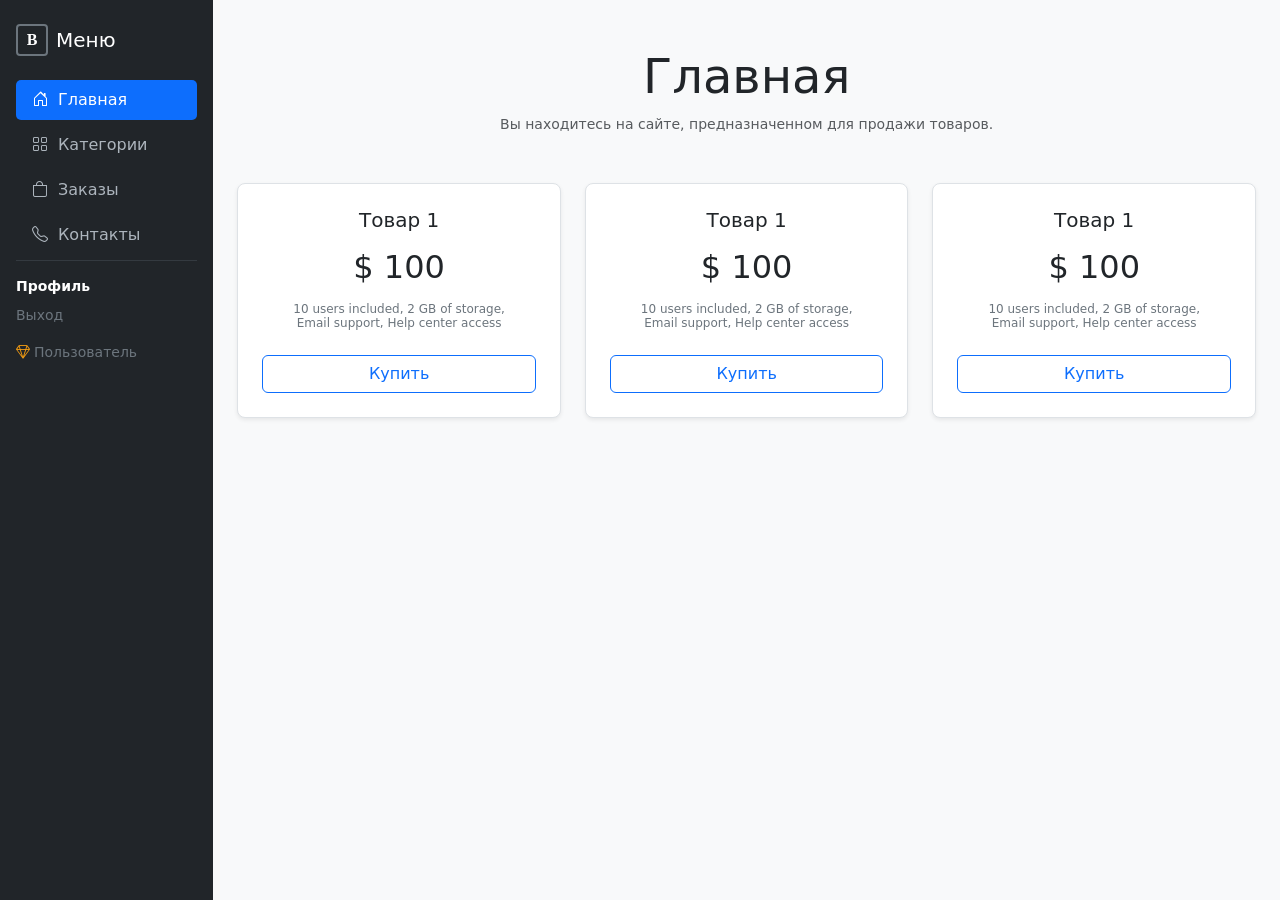
<file: src/index.html>
<!DOCTYPE html>
<html lang="ru">
<head>
    <meta charset="UTF-8">
    <meta name="viewport" content="width=device-width, initial-scale=1.0">
    <title>Главная страница</title>
    <link rel="stylesheet" href="../static/bootstrap.min.css">
    <link rel="stylesheet" href="https://cdn.jsdelivr.net/npm/bootstrap-icons@1.10.5/font/bootstrap-icons.css">
    <link rel="stylesheet" href="../css/styles.css">
</head>
<body>
    <div class="container-fluid">
         <div class="row">
             <nav class="col-md-3 col-lg-2 d-md-block sidebar p-3">
                 <div class="d-flex align-items-center mb-4 mt-2">
                    <div class="logo-box me-2">B</div>
                    <span class="fs-5 fw-normal text-white">Меню</span>
                 </div>
                 <ul class="nav flex-column mb-auto">
                    <li class="nav-item">
                        <a href="index.html" class="nav-link active">
                            <i class="bi bi-house-door"></i> Главная
                        </a>
                    </li>
                    <li class="nav-item">
                        <a href="category.html" class="nav-link">
                            <i class="bi bi-grid"></i> Категории
                        </a>
                    </li>
                    <li class="nav-item">
                        <a href="catalog.html" class="nav-link">
                            <i class="bi bi-bag"></i> Заказы
                        </a>
                    </li>
                    <li class="nav-item">
                        <a href="contacts.html" class="nav-link">
                            <i class="bi bi-telephone"></i> Контакты
                        </a>
                    </li>
                </ul>
                <div class="sidebar-bottom">
                    <div class="mb-2">
                        <div class="fw-bold text-white small">Профиль</div>
                    </div>
                    <a href="#" class="text-decoration-none text-secondary small d-block mb-2">Выход</a>
                    <div class="mt-3 text-secondary small d-flex align-items-center">
                        <i class="bi bi-gem me-1 icon-gem"></i> Пользователь
                    </div>
                </div>
            </nav>
            <main class="col-md-9 col-lg-10 ms-sm-auto px-md-4 py-5">
                <div class="text-center mb-5">
                    <h1 class="display-5 fw-normal mb-2">Главная</h1>
                    <p class="text-muted small">Вы находитесь на сайте, предназначенном для продажи товаров.</p>
                </div>

                <div class="row row-cols-1 row-cols-md-2 row-cols-lg-3 g-4 justify-content-center">

                    <div class="col">
                        <div class="card h-100 text-center shadow-sm">
                            <div class="card-body p-4 d-flex flex-column">
                                <h5 class="card-title mb-3 fw-normal">Товар 1</h5>
                                <h2 class="price-text mb-3">$ 100</h2>
                                <p class="features-text mb-4">
                                    10 users included, 2 GB of storage,<br>
                                    Email support, Help center access
                                </p>
                                <div class="mt-auto">
                                    <button class="btn btn-buy w-100">Купить</button>
                                </div>
                            </div>
                        </div>
                    </div>

                    <div class="col">
                        <div class="card h-100 text-center shadow-sm">
                            <div class="card-body p-4 d-flex flex-column">
                                <h5 class="card-title mb-3 fw-normal">Товар 1</h5>
                                <h2 class="price-text mb-3">$ 100</h2>
                                <p class="features-text mb-4">
                                    10 users included, 2 GB of storage,<br>
                                    Email support, Help center access
                                </p>
                                <div class="mt-auto">
                                    <button class="btn btn-buy w-100">Купить</button>
                                </div>
                            </div>
                        </div>
                    </div>

                    <div class="col">
                        <div class="card h-100 text-center shadow-sm">
                            <div class="card-body p-4 d-flex flex-column">
                                <h5 class="card-title mb-3 fw-normal">Товар 1</h5>
                                <h2 class="price-text mb-3">$ 100</h2>
                                <p class="features-text mb-4">
                                    10 users included, 2 GB of storage,<br>
                                    Email support, Help center access
                                </p>
                                <div class="mt-auto">
                                    <button class="btn btn-buy w-100">Купить</button>
                                </div>
                            </div>
                        </div>
                    </div>
                </div>
            </main>
        </div>
    </div>
</body>
</html>
</file>
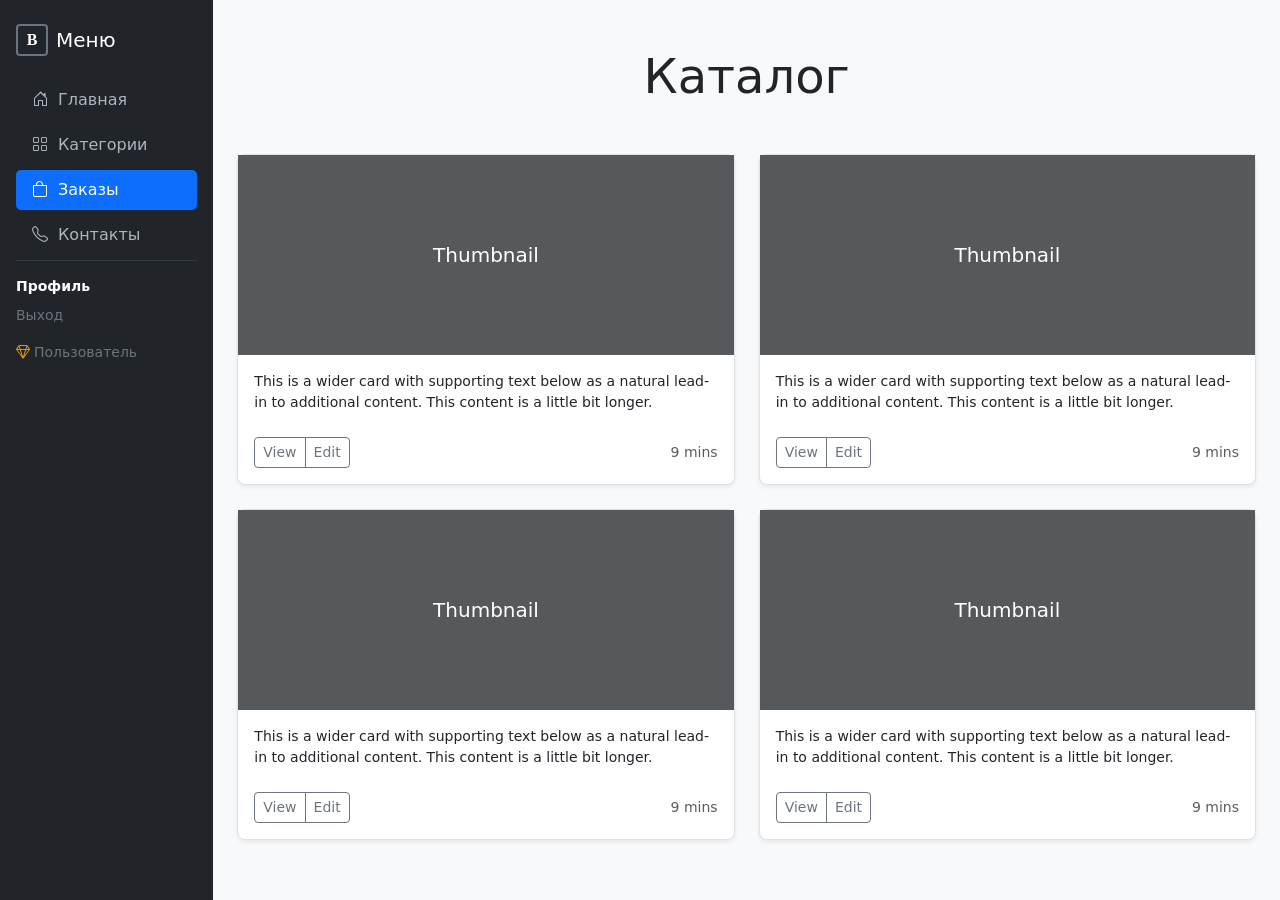
<file: src/catalog.html>
<!DOCTYPE html>
<html lang="ru">
<head>
    <meta charset="UTF-8">
    <meta name="viewport" content="width=device-width, initial-scale=1.0">
    <title>Каталог</title>
    <link rel="stylesheet" href="../static/bootstrap.min.css">
    <link rel="stylesheet" href="https://cdn.jsdelivr.net/npm/bootstrap-icons@1.10.5/font/bootstrap-icons.css">
    <link rel="stylesheet" href="../css/styles.css">
</head>
<body>
    <div class="container-fluid">
         <div class="row">
             <nav class="col-md-3 col-lg-2 d-md-block sidebar p-3">
                 <div class="d-flex align-items-center mb-4 mt-2">
                    <div class="logo-box me-2">B</div>
                    <span class="fs-5 fw-normal text-white">Меню</span>
                 </div>
                 <ul class="nav flex-column mb-auto">
                    <li class="nav-item">
                        <a href="index.html" class="nav-link">
                            <i class="bi bi-house-door"></i> Главная
                        </a>
                    </li>
                    <li class="nav-item">
                        <a href="category.html" class="nav-link">
                            <i class="bi bi-grid"></i> Категории
                        </a>
                    </li>
                    <li class="nav-item">
                        <a href="catalog.html" class="nav-link active">
                            <i class="bi bi-bag"></i> Заказы
                        </a>
                    </li>
                    <li class="nav-item">
                        <a href="contacts.html" class="nav-link">
                            <i class="bi bi-telephone"></i> Контакты
                        </a>
                    </li>
                </ul>
                <div class="sidebar-bottom">
                    <div class="mb-2">
                        <div class="fw-bold text-white small">Профиль</div>
                    </div>
                    <a href="#" class="text-decoration-none text-secondary small d-block mb-2">Выход</a>
                    <div class="mt-3 text-secondary small d-flex align-items-center">
                        <i class="bi bi-gem me-1 icon-gem"></i> Пользователь
                    </div>
                </div>
            </nav>
            <main class="col-md-9 col-lg-10 ms-sm-auto px-md-4 py-5">
                <div class="text-center mb-5">
                    <h1 class="display-5 fw-normal mb-2">Каталог</h1>
                </div>

                <div class="row row-cols-1 row-cols-md-2 row-cols-lg-2 g-4 justify-content-center">

                    <div class="col">
                        <div class="card h-100 shadow-sm">
                            <div class="catalog-thumbnail">Thumbnail</div>
                            <div class="card-body d-flex flex-column">
                                <p class="card-text small mb-4">
                                    This is a wider card with supporting text below as a natural lead-in to additional content. This content is a little bit longer.
                                </p>
                                <div class="mt-auto d-flex justify-content-between align-items-center">
                                    <div class="btn-group">
                                        <button type="button" class="btn btn-sm btn-outline-secondary">View</button>
                                        <button type="button" class="btn btn-sm btn-outline-secondary">Edit</button>
                                    </div>
                                    <small class="text-muted">9 mins</small>
                                </div>
                            </div>
                        </div>
                    </div>

                    <div class="col">
                        <div class="card h-100 shadow-sm">
                            <div class="catalog-thumbnail">Thumbnail</div>
                            <div class="card-body d-flex flex-column">
                                <p class="card-text small mb-4">
                                    This is a wider card with supporting text below as a natural lead-in to additional content. This content is a little bit longer.
                                </p>
                                <div class="mt-auto d-flex justify-content-between align-items-center">
                                    <div class="btn-group">
                                        <button type="button" class="btn btn-sm btn-outline-secondary">View</button>
                                        <button type="button" class="btn btn-sm btn-outline-secondary">Edit</button>
                                    </div>
                                    <small class="text-muted">9 mins</small>
                                </div>
                            </div>
                        </div>
                    </div>

                    <div class="col">
                        <div class="card h-100 shadow-sm">
                            <div class="catalog-thumbnail">Thumbnail</div>
                            <div class="card-body d-flex flex-column">
                                <p class="card-text small mb-4">
                                    This is a wider card with supporting text below as a natural lead-in to additional content. This content is a little bit longer.
                                </p>
                                <div class="mt-auto d-flex justify-content-between align-items-center">
                                    <div class="btn-group">
                                        <button type="button" class="btn btn-sm btn-outline-secondary">View</button>
                                        <button type="button" class="btn btn-sm btn-outline-secondary">Edit</button>
                                    </div>
                                    <small class="text-muted">9 mins</small>
                                </div>
                            </div>
                        </div>
                    </div>

                    <div class="col">
                        <div class="card h-100 shadow-sm">
                            <div class="catalog-thumbnail">Thumbnail</div>
                            <div class="card-body d-flex flex-column">
                                <p class="card-text small mb-4">
                                    This is a wider card with supporting text below as a natural lead-in to additional content. This content is a little bit longer.
                                </p>
                                <div class="mt-auto d-flex justify-content-between align-items-center">
                                    <div class="btn-group">
                                        <button type="button" class="btn btn-sm btn-outline-secondary">View</button>
                                        <button type="button" class="btn btn-sm btn-outline-secondary">Edit</button>
                                    </div>
                                    <small class="text-muted">9 mins</small>
                                </div>
                            </div>
                        </div>
                    </div>
                </div>
            </main>
        </div>
    </div>
</body>
</html>
</file>
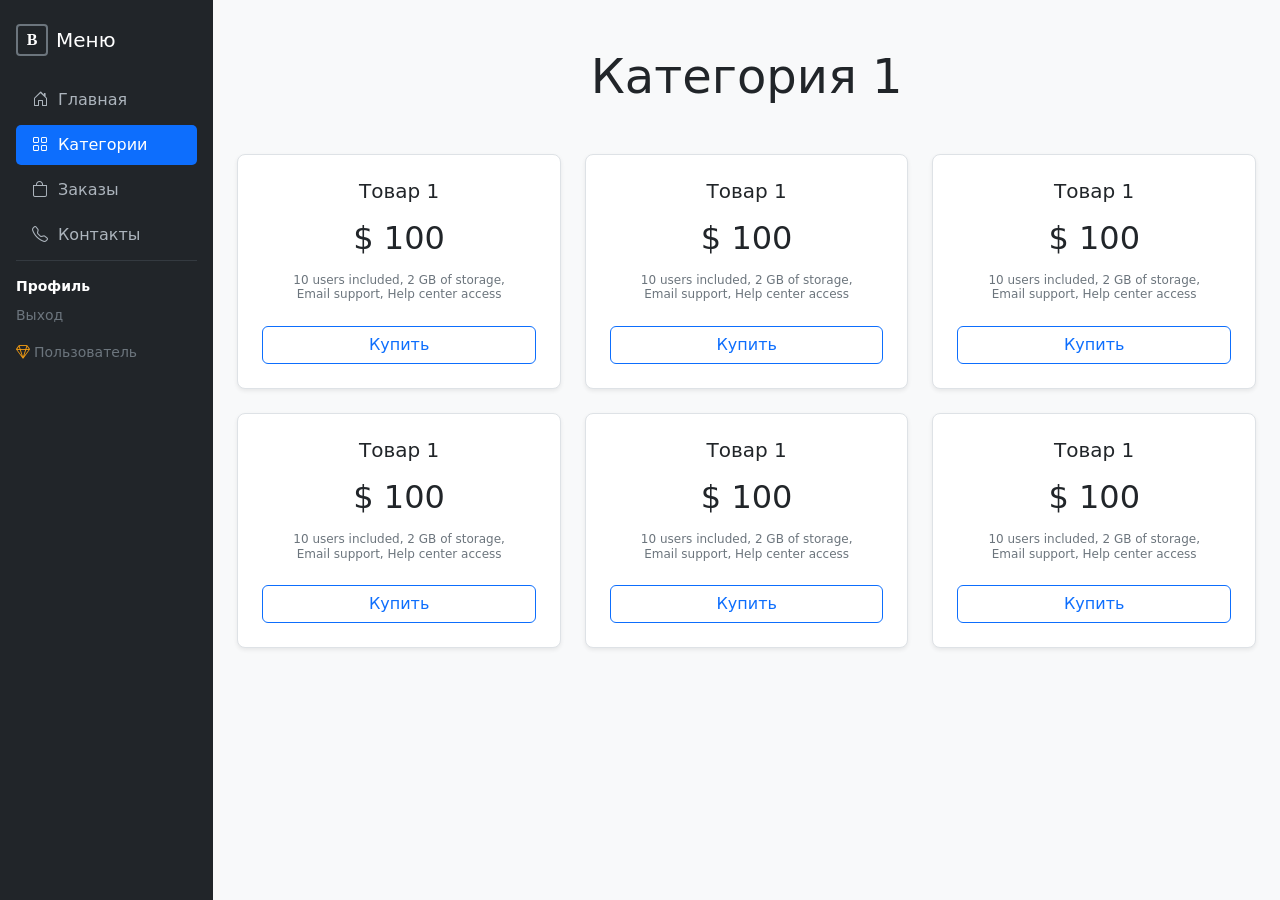
<file: src/category.html>
<!DOCTYPE html>
<html lang="ru">
<head>
    <meta charset="UTF-8">
    <meta name="viewport" content="width=device-width, initial-scale=1.0">
    <title>Категории</title>
    <link rel="stylesheet" href="../static/bootstrap.min.css">
    <link rel="stylesheet" href="https://cdn.jsdelivr.net/npm/bootstrap-icons@1.10.5/font/bootstrap-icons.css">
    <link rel="stylesheet" href="../css/styles.css">
</head>
<body>
    <div class="container-fluid">
         <div class="row">
             <nav class="col-md-3 col-lg-2 d-md-block sidebar p-3">
                 <div class="d-flex align-items-center mb-4 mt-2">
                    <div class="logo-box me-2">B</div>
                    <span class="fs-5 fw-normal text-white">Меню</span>
                 </div>
                 <ul class="nav flex-column mb-auto">
                    <li class="nav-item">
                        <a href="index.html" class="nav-link">
                            <i class="bi bi-house-door"></i> Главная
                        </a>
                    </li>
                    <li class="nav-item">
                        <a href="category.html" class="nav-link active">
                            <i class="bi bi-grid"></i> Категории
                        </a>
                    </li>
                    <li class="nav-item">
                        <a href="catalog.html" class="nav-link">
                            <i class="bi bi-bag"></i> Заказы
                        </a>
                    </li>
                    <li class="nav-item">
                        <a href="contacts.html" class="nav-link">
                            <i class="bi bi-telephone"></i> Контакты
                        </a>
                    </li>
                </ul>
                <div class="sidebar-bottom">
                    <div class="mb-2">
                        <div class="fw-bold text-white small">Профиль</div>
                    </div>
                    <a href="#" class="text-decoration-none text-secondary small d-block mb-2">Выход</a>
                    <div class="mt-3 text-secondary small d-flex align-items-center">
                        <i class="bi bi-gem me-1 icon-gem"></i> Пользователь
                    </div>
                </div>
            </nav>
            <main class="col-md-9 col-lg-10 ms-sm-auto px-md-4 py-5">
                <div class="text-center mb-5">
                    <h1 class="display-5 fw-normal mb-2">Категория 1</h1>
                </div>

                <div class="row row-cols-1 row-cols-md-2 row-cols-lg-3 g-4 justify-content-center">

                    <div class="col">
                        <div class="card h-100 text-center shadow-sm">
                            <div class="card-body p-4 d-flex flex-column">
                                <h5 class="card-title mb-3 fw-normal">Товар 1</h5>
                                <h2 class="price-text mb-3">$ 100</h2>
                                <p class="features-text mb-4">
                                    10 users included, 2 GB of storage,<br>
                                    Email support, Help center access
                                </p>
                                <div class="mt-auto">
                                    <button class="btn btn-buy w-100">Купить</button>
                                </div>
                            </div>
                        </div>
                    </div>

                    <div class="col">
                        <div class="card h-100 text-center shadow-sm">
                            <div class="card-body p-4 d-flex flex-column">
                                <h5 class="card-title mb-3 fw-normal">Товар 1</h5>
                                <h2 class="price-text mb-3">$ 100</h2>
                                <p class="features-text mb-4">
                                    10 users included, 2 GB of storage,<br>
                                    Email support, Help center access
                                </p>
                                <div class="mt-auto">
                                    <button class="btn btn-buy w-100">Купить</button>
                                </div>
                            </div>
                        </div>
                    </div>

                    <div class="col">
                        <div class="card h-100 text-center shadow-sm">
                            <div class="card-body p-4 d-flex flex-column">
                                <h5 class="card-title mb-3 fw-normal">Товар 1</h5>
                                <h2 class="price-text mb-3">$ 100</h2>
                                <p class="features-text mb-4">
                                    10 users included, 2 GB of storage,<br>
                                    Email support, Help center access
                                </p>
                                <div class="mt-auto">
                                    <button class="btn btn-buy w-100">Купить</button>
                                </div>
                            </div>
                        </div>
                    </div>

                    <div class="col">
                        <div class="card h-100 text-center shadow-sm">
                            <div class="card-body p-4 d-flex flex-column">
                                <h5 class="card-title mb-3 fw-normal">Товар 1</h5>
                                <h2 class="price-text mb-3">$ 100</h2>
                                <p class="features-text mb-4">
                                    10 users included, 2 GB of storage,<br>
                                    Email support, Help center access
                                </p>
                                <div class="mt-auto">
                                    <button class="btn btn-buy w-100">Купить</button>
                                </div>
                            </div>
                        </div>
                    </div>

                    <div class="col">
                        <div class="card h-100 text-center shadow-sm">
                            <div class="card-body p-4 d-flex flex-column">
                                <h5 class="card-title mb-3 fw-normal">Товар 1</h5>
                                <h2 class="price-text mb-3">$ 100</h2>
                                <p class="features-text mb-4">
                                    10 users included, 2 GB of storage,<br>
                                    Email support, Help center access
                                </p>
                                <div class="mt-auto">
                                    <button class="btn btn-buy w-100">Купить</button>
                                </div>
                            </div>
                        </div>
                    </div>

                    <div class="col">
                        <div class="card h-100 text-center shadow-sm">
                            <div class="card-body p-4 d-flex flex-column">
                                <h5 class="card-title mb-3 fw-normal">Товар 1</h5>
                                <h2 class="price-text mb-3">$ 100</h2>
                                <p class="features-text mb-4">
                                    10 users included, 2 GB of storage,<br>
                                    Email support, Help center access
                                </p>
                                <div class="mt-auto">
                                    <button class="btn btn-buy w-100">Купить</button>
                                </div>
                            </div>
                        </div>
                    </div>
                </div>
            </main>
        </div>
    </div>
</body>
</html>
</file>
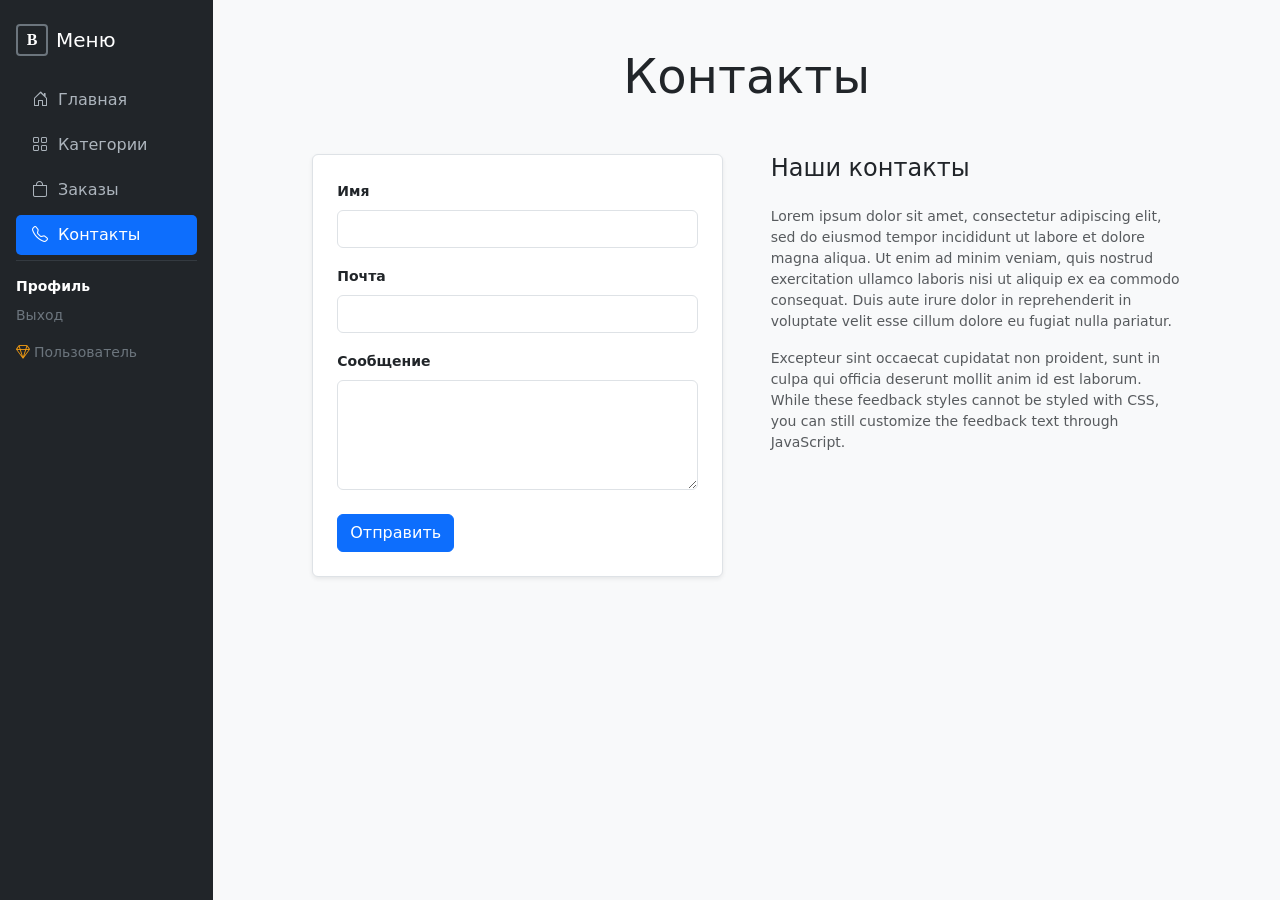
<file: src/contacts.html>
<!DOCTYPE html>
<html lang="ru">
<head>
    <meta charset="UTF-8">
    <meta name="viewport" content="width=device-width, initial-scale=1.0">
    <title>Контакты</title>
    <link rel="stylesheet" href="../static/bootstrap.min.css">
    <link rel="stylesheet" href="https://cdn.jsdelivr.net/npm/bootstrap-icons@1.10.5/font/bootstrap-icons.css">
    <link rel="stylesheet" href="../css/styles.css">
</head>
<body>
    <div class="container-fluid">
         <div class="row">
             <nav class="col-md-3 col-lg-2 d-md-block sidebar p-3">
                 <div class="d-flex align-items-center mb-4 mt-2">
                    <div class="logo-box me-2">B</div>
                    <span class="fs-5 fw-normal text-white">Меню</span>
                 </div>
                 <ul class="nav flex-column mb-auto">
                    <li class="nav-item">
                        <a href="index.html" class="nav-link">
                            <i class="bi bi-house-door"></i> Главная
                        </a>
                    </li>
                    <li class="nav-item">
                        <a href="category.html" class="nav-link">
                            <i class="bi bi-grid"></i> Категории
                        </a>
                    </li>
                    <li class="nav-item">
                        <a href="catalog.html" class="nav-link">
                            <i class="bi bi-bag"></i> Заказы
                        </a>
                    </li>
                    <li class="nav-item">
                        <a href="contacts.html" class="nav-link active">
                            <i class="bi bi-telephone"></i> Контакты
                        </a>
                    </li>
                </ul>
                <div class="sidebar-bottom">
                    <div class="mb-2">
                        <div class="fw-bold text-white small">Профиль</div>
                    </div>
                    <a href="#" class="text-decoration-none text-secondary small d-block mb-2">Выход</a>
                    <div class="mt-3 text-secondary small d-flex align-items-center">
                        <i class="bi bi-gem me-1 icon-gem"></i> Пользователь
                    </div>
                </div>
            </nav>
            <main class="col-md-9 col-lg-10 ms-sm-auto px-md-4 py-5">
                <div class="text-center mb-5">
                    <h1 class="display-5 fw-normal mb-2">Контакты</h1>
                </div>

                <div class="row justify-content-center mt-5">

                    <div class="col-md-6 col-lg-5 mb-4">
                        <form class="p-4 border rounded bg-white shadow-sm">
                            <div class="mb-3">
                                <label for="nameInput" class="form-label small fw-bold">Имя</label>
                                <input type="text" class="form-control" id="nameInput">
                            </div>
                            <div class="mb-3">
                                <label for="emailInput" class="form-label small fw-bold">Почта</label>
                                <input type="email" class="form-control" id="emailInput">
                            </div>
                            <div class="mb-4">
                                <label for="messageInput" class="form-label small fw-bold">Сообщение</label>
                                <textarea class="form-control" id="messageInput" rows="4"></textarea>
                            </div>
                            <button type="submit" class="btn btn-primary">Отправить</button>
                        </form>
                    </div>

                    <div class="col-md-6 col-lg-5 mb-4 ms-md-4">
                        <h4 class="mb-4">Наши контакты</h4>
                        <p class="text-muted small mb-3">
                            Lorem ipsum dolor sit amet, consectetur adipiscing elit, sed do eiusmod tempor incididunt ut labore et dolore magna aliqua. Ut enim ad minim veniam, quis nostrud exercitation ullamco laboris nisi ut aliquip ex ea commodo consequat. Duis aute irure dolor in reprehenderit in voluptate velit esse cillum dolore eu fugiat nulla pariatur.
                        </p>
                        <p class="text-muted small">
                            Excepteur sint occaecat cupidatat non proident, sunt in culpa qui officia deserunt mollit anim id est laborum. While these feedback styles cannot be styled with CSS, you can still customize the feedback text through JavaScript.
                        </p>
                    </div>
                </div>
            </main>
        </div>
    </div>
</body>
</html>
</file>
<file: css/styles.css>
body {
    background-color: #f8f9fa;
    min-height: 100vh;
}

.sidebar {
    background-color: #212529;
    color: #fff;
    min-height: 100vh;
    display: flex;
    flex-direction: column;
}

.sidebar .nav-link {
    color: #adb5bd;
    border-radius: 5px;
    margin-bottom: 5px;
    display: flex;
    align-items: center;
    gap: 10px;
}

.sidebar .nav-link:hover {
    color: #fff;
    background-color: #343a40;
}

.sidebar .nav-link.active {
    background-color: #0d6efd;
    color: #fff;
}

.logo-box {
    width: 32px;
    height: 32px;
    background-color: #212529;
    border: 2px solid #6c757d;
    border-radius: 4px;
    display: flex;
    align-items: center;
    justify-content: center;
    font-weight: bold;
    font-family: serif;
}

.sidebar-bottom {
    margin-top: auto;
    border-top: 1px solid #343a40;
    padding-top: 15px;
}

.icon-gem {
    color: #f39c12;
}

.card {
    border: 1px solid #dee2e6;
    border-radius: 8px;
    transition: transform 0.2s, box-shadow 0.2s;
}

.card:hover {
    transform: translateY(-5px);
    box-shadow: 0 10px 20px rgba(0, 0, 0, 0.1);
}

.price-text {
    font-size: 2rem;
    font-weight: 500;
}

.features-text {
    font-size: 0.75rem;
    color: #6c757d;
    line-height: 1.2;
}

.btn-buy {
    border-color: #0d6efd;
    color: #0d6efd;
}

.btn-buy:hover {
    background-color: #0d6efd;
    color: white;
}

.catalog-thumbnail {
    background-color: #55595c;
    color: #fff;
    height: 200px;
    display: flex;
    align-items: center;
    justify-content: center;
    font-size: 1.25rem;
}
</file>
